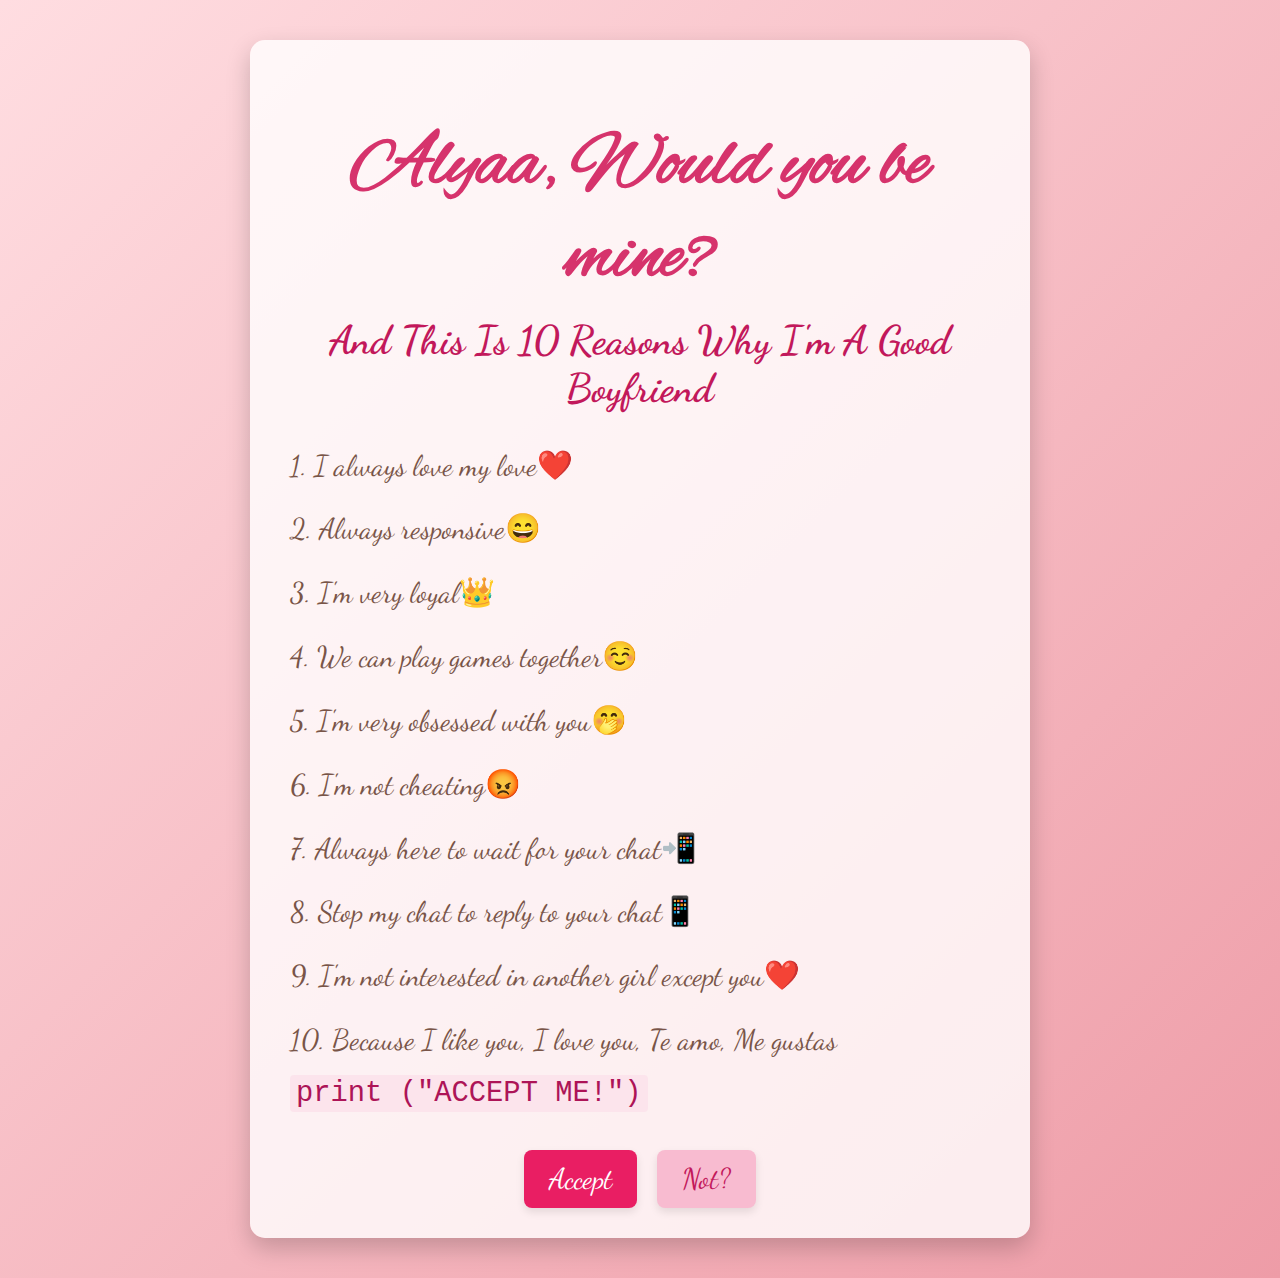
<file: index.html>
<!DOCTYPE html>
<html lang="en">
<head>
    <meta charset="UTF-8">
    <meta name="viewport" content="width=device-width, initial-scale=1.0">
    <title>ThisosForYou</title>
    <link rel="stylesheet" href="style.css">
    <link href="https://fonts.googleapis.com/css2?family=Alex+Brush&family=Dancing+Script:wght@400;700&family=Italianno&family=Great+Vibes&display=swap" rel="stylesheet">
</head>
<body>
    <div class="container">
        <h1>Alyaa, Would you be mine?</h1>
        <h2>And This Is 10 Reasons Why I'm A Good Boyfriend</h2>
        <ol>
            <li>I always love my love❤️</li>
            <li>Always responsive😄</li>
            <li>I'm very loyal👑</li>
            <li>We can play games together☺️</li>
            <li>I'm very obsessed with you🤭</li>
            <li>I'm not cheating😡</li>
            <li>Always here to wait for your chat📲</li>
            <li>Stop my chat to reply to your chat📱</li>
            <li>I'm not interested in another girl except you❤️</li>
            <li>Because I like you, I love you, Te amo, Me gustas <br><span class="code-block">print ("ACCEPT ME!")</span></li>
        </ol>

        <div class="buttons">
            <button id="acceptButton" onclick="location.href='accept.html'">Accept</button>
            <button id="notButton">Not?</button>
        </div>
    </div>

    <script>
        const notButton = document.getElementById('notButton');
        let clickCount = 0;

        notButton.addEventListener('mouseover', () => {
            if (clickCount < 1) { // Only move if not clicked yet
                const x = Math.random() * (window.innerWidth - notButton.offsetWidth - 50); // 50 is a buffer
                const y = Math.random() * (window.innerHeight - notButton.offsetHeight - 50); // 50 is a buffer
                notButton.style.position = 'absolute';
                notButton.style.left = x + 'px';
                notButton.style.top = y + 'px';
            }
        });

        notButton.addEventListener('click', () => {
            clickCount++;
            if (clickCount === 1) {
                notButton.style.display = 'none';
            }
        });
    </script>
</body>
</html>
</file>
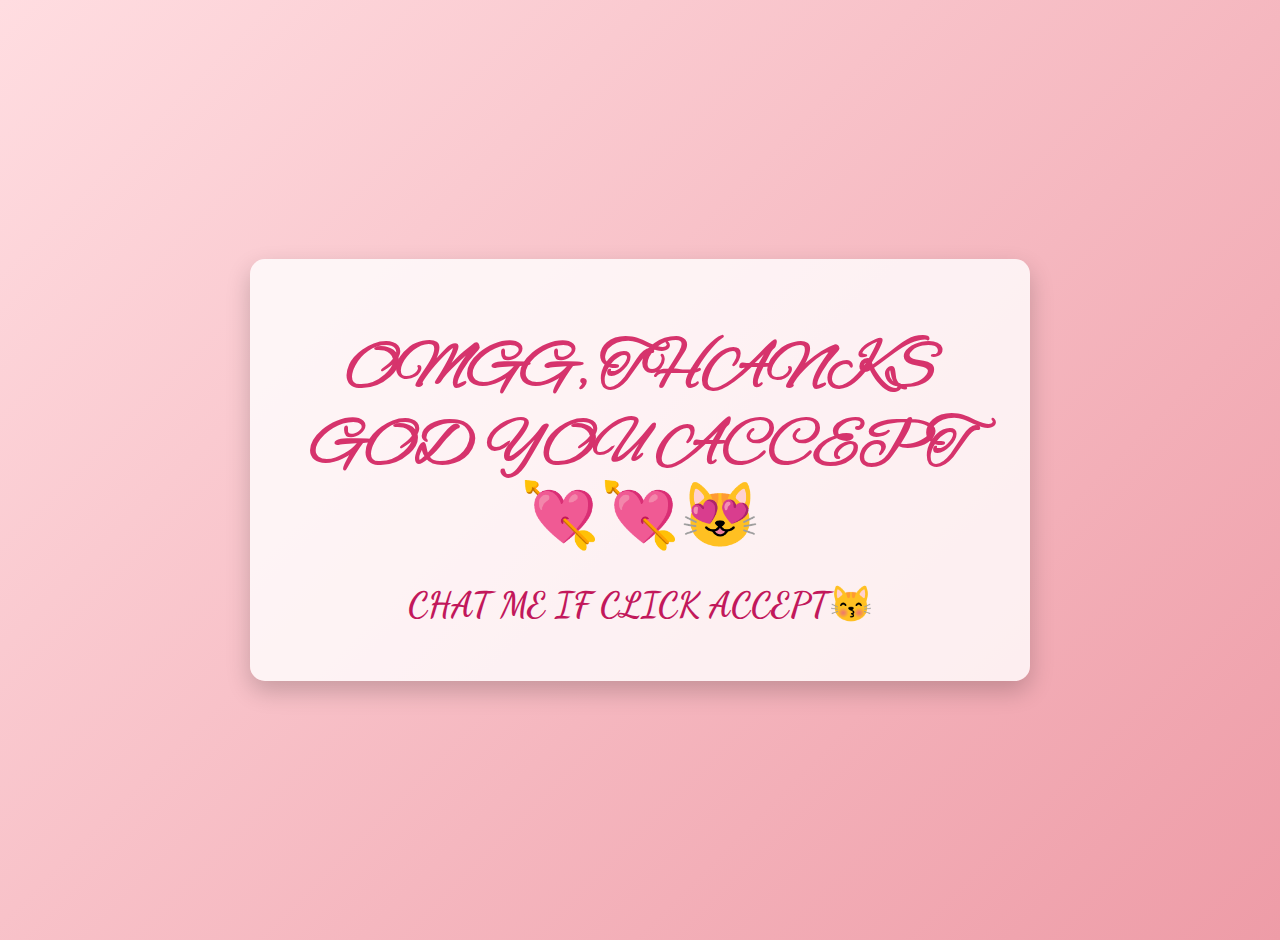
<file: accept.html>
<!DOCTYPE html>
<html lang="en">
<head>
    <meta charset="UTF-8">
    <meta name="viewport" content="width=device-width, initial-scale=1.0">
    <title>OMG!</title>
    <link rel="stylesheet" href="style.css">
    <link href="https://fonts.googleapis.com/css2?family=Alex+Brush&family=Dancing+Script:wght@400;700&family=Italianno&family=Great+Vibes&display=swap" rel="stylesheet">
</head>
<body>
    <div class="container accept-page">
        <h1>OMGG, THANKS GOD YOU ACCEPT💘💘😻</h1>
        <h2>CHAT ME IF CLICK ACCEPT😽</h2>
        </div>
</body>
</html>
</file>
<file: style.css>
body {
    font-family: 'Italianno', cursive; /* General text font */
    background: linear-gradient(135deg, #ffdde1 0%, #ee9ca7 100%);
    color: #5C3317;
    margin: 0;
    padding: 20px;
    display: flex;
    justify-content: center;
    align-items: center;
    min-height: 100vh;
    text-align: center;
}

.container {
    background-color: rgba(255, 255, 255, 0.8);
    padding: 30px 40px;
    border-radius: 15px;
    box-shadow: 0 10px 25px rgba(0, 0, 0, 0.2);
    max-width: 700px;
    margin-top: 20px;
    margin-bottom: 20px;
}

h1 {
    font-family: 'Alex Brush', cursive; /* New Font for H1 */
    font-size: 4.8em; /* Adjusted for Alex Brush */
    color: #d6336c;
    margin-bottom: 10px;
    line-height: 1.2;
}

h2 {
    font-family: 'Dancing Script', cursive; /* Dancing Script for H2 */
    font-size: 2.5em;
    color: #c2185b;
    margin-top: 0;
    margin-bottom: 25px;
}

ol {
    list-style-position: inside;
    padding-left: 0;
    text-align: left;
    font-family: 'Dancing Script', cursive; /* Dancing Script for list items */
    font-size: 1.8em;
    line-height: 1.8;
    margin-bottom: 30px;
    color: #795548;
}

li {
    margin-bottom: 12px;
}

.code-block {
    font-family: 'Courier New', Courier, monospace;
    background-color: #fce4ec;
    padding: 2px 6px;
    border-radius: 4px;
    color: #ad1457;
}

.buttons {
    margin-top: 30px;
    display: flex;
    justify-content: center;
    gap: 20px;
}

button, .chat-button {
    font-family: 'Dancing Script', cursive; /* Dancing Script for buttons */
    font-size: 1.8em;
    padding: 12px 25px;
    border: none;
    border-radius: 8px;
    cursor: pointer;
    transition: background-color 0.3s ease, transform 0.2s ease;
    box-shadow: 0 4px 8px rgba(0,0,0,0.1);
}

#acceptButton, .chat-button {
    background-color: #e91e63;
    color: white;
}

#acceptButton:hover, .chat-button:hover {
    background-color: #d81b60;
    transform: translateY(-2px);
}

#notButton {
    background-color: #f8bbd0;
    color: #c2185b;
}

#notButton:hover {
    background-color: #f48fb1;
    transform: translateY(-2px);
}

.accept-page h1 {
    font-family: 'Alex Brush', cursive; /* Consistency on accept page */
    font-size: 4em; /* Adjusted for Alex Brush */
}

.accept-page h2 {
    font-family: 'Dancing Script', cursive; /* Consistency on accept page */
    font-size: 2.2em;
    margin-top: 20px;
}

/* Responsive adjustments */
@media (max-width: 600px) {
    body {
        align-items: flex-start;
        padding-top: 20px;
        padding-bottom: 20px;
    }
    .container {
        margin-top: 0;
        margin-bottom: 0;
    }
    h1 {
        font-size: 3.2em; /* Adjusted for Alex Brush */
    }
    h2 {
        font-size: 2em;
    }
    ol {
        font-size: 1.5em;
    }
    button, .chat-button {
        font-size: 1.6em;
        padding: 10px 20px;
    }
    .container {
        padding: 20px;
    }
}
</file>
